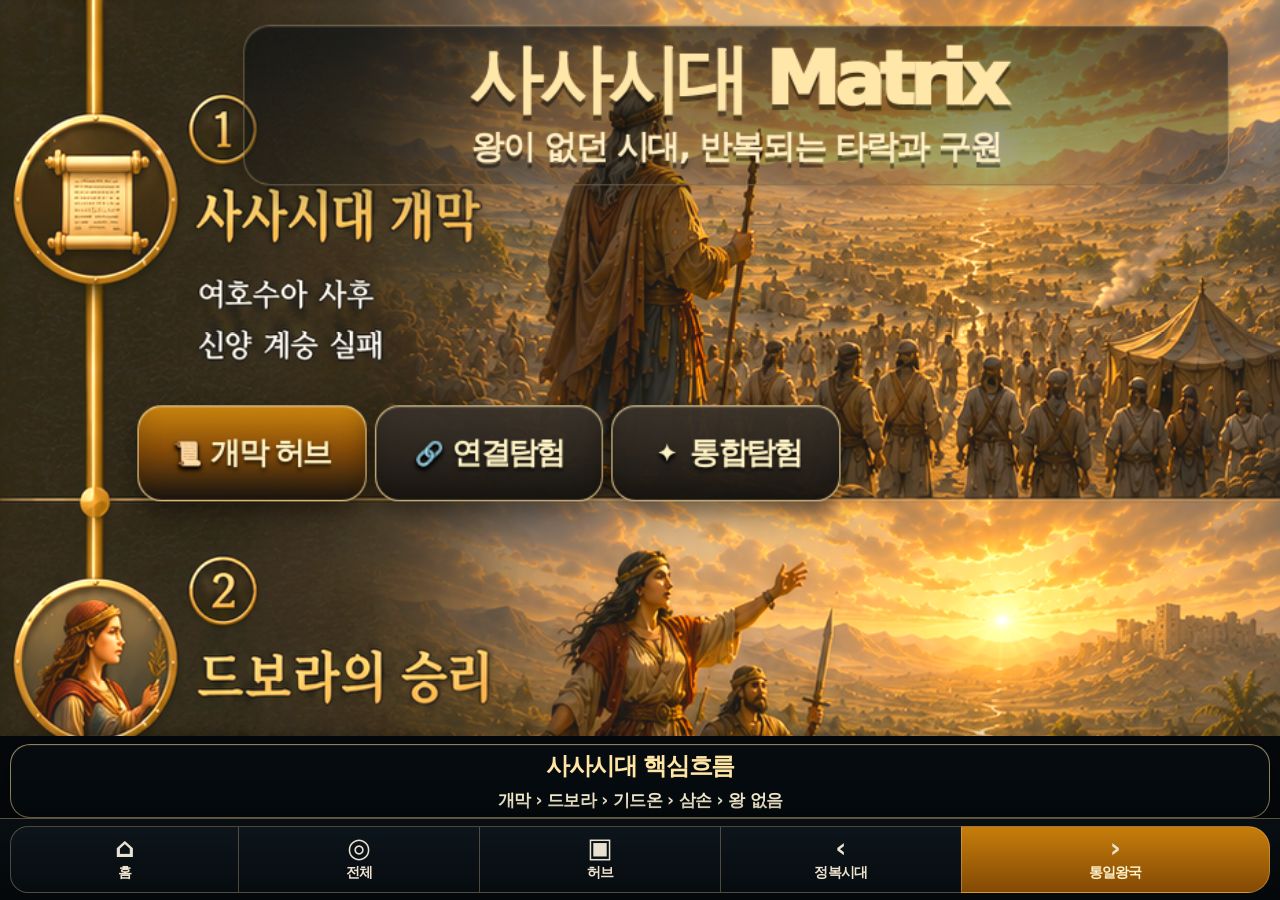
<file: index.html>
<!DOCTYPE html>
<html lang="ko">
<head>
  <meta charset="UTF-8" />
  <meta name="viewport" content="width=device-width, initial-scale=1.0, maximum-scale=1.0, user-scalable=no" />
  <meta name="theme-color" content="#081016" />
  <meta name="description" content="CEN Bible 사사시대 Matrix" />
  <meta property="og:title" content="CEN Bible 사사시대 Matrix" />
  <meta property="og:description" content="사사시대 개막부터 왕이 없던 시대까지 사사시대 핵심사건 Matrix" />
  <meta property="og:image" content="assets/judges-bg.png" />
  <title>CEN Bible 사사시대 Matrix</title>
  <link rel="manifest" href="manifest.json" />
  <link rel="stylesheet" href="style.css" />
</head>
<body>
  <div id="app">
    <main id="viewport" class="viewport" aria-label="사사시대 매트릭스 화면">
      <section id="canvas" class="canvas">
        <img class="matrix-bg" src="assets/judges-bg.png" alt="사사시대 매트릭스 배경" draggable="false" />
        <div class="matrix-title" aria-label="사사시대 매트릭스 제목">
          <h1>사사시대 Matrix</h1>
          <p>왕이 없던 시대, 반복되는 타락과 구원</p>
        </div>


        <div class="button-set row-1" data-event="사사시대 개막">
          <a class="hub-button" href="hubs/index.html?hub=opening" data-kind="hub"><span>📜</span><b>개막 허브</b></a>
          <button data-kind="link"><span>🔗</span><b>연결탐험</b></button>
          <button data-kind="integrated"><span>✦</span><b>통합탐험</b></button>
        </div>
        <div class="button-set row-2" data-event="드보라의 승리">
          <a class="hub-button" href="hubs/index.html?hub=deborah" data-kind="hub"><span>⚔️</span><b>드보라 허브</b></a>
          <button data-kind="link"><span>🔗</span><b>연결탐험</b></button>
          <button data-kind="integrated"><span>✦</span><b>통합탐험</b></button>
        </div>
        <div class="button-set row-3" data-event="기드온의 300용사">
          <a class="hub-button" href="hubs/index.html?hub=gideon" data-kind="hub"><span>📯</span><b>기드온 허브</b></a>
          <button data-kind="link"><span>🔗</span><b>연결탐험</b></button>
          <button data-kind="integrated"><span>✦</span><b>통합탐험</b></button>
        </div>
        <div class="button-set row-4" data-event="삼손의 최후">
          <a class="hub-button" href="hubs/index.html?hub=samson" data-kind="hub"><span>🦁</span><b>삼손 허브</b></a>
          <button data-kind="link"><span>🔗</span><b>연결탐험</b></button>
          <button data-kind="integrated"><span>✦</span><b>통합탐험</b></button>
        </div>
        <div class="button-set row-5" data-event="왕이 없던 시대">
          <a class="hub-button" href="hubs/index.html?hub=no-king" data-kind="hub"><span>👑</span><b>왕 없음 허브</b></a>
          <button data-kind="link"><span>🔗</span><b>연결탐험</b></button>
          <button data-kind="integrated"><span>✦</span><b>통합탐험</b></button>
        </div>
      </section>
    </main>

    <aside class="flow-dock" aria-label="사사시대 핵심흐름">
      <strong>사사시대 핵심흐름</strong>
      <span>개막 › 드보라 › 기드온 › 삼손 › 왕 없음</span>
    </aside>

    <nav class="footer" aria-label="하단 메뉴">
      <button type="button" data-footer="home"><span>⌂</span><b>홈</b></button>
      <button type="button" data-footer="all"><span>◎</span><b>전체</b></button>
      <button type="button" data-footer="hub"><span>▣</span><b>허브</b></button>
      <button type="button" data-footer="prev"><span>‹</span><b>정복시대</b></button>
      <button type="button" data-footer="next" class="next"><span>›</span><b>통일왕국</b></button>
    </nav>
  </div>

  <dialog id="infoDialog" class="dialog">
    <div class="dialog-card">
      <h2 id="dialogTitle">사사시대</h2>
      <p id="dialogText">사사시대 탐험창입니다.</p>
      <div class="dialog-actions"><button id="closeDialog" type="button">닫기</button></div>
    </div>
  </dialog>


  <div id="hubListModal" class="hub-list-modal" aria-hidden="true">
    <div class="hub-list-panel" role="dialog" aria-modal="true" aria-label="사사시대 허브 목록">
      <button type="button" class="hub-list-close" id="hubListClose">×</button>
      <h2>사사시대 허브 목록</h2>
      <div class="hub-list-grid">
        <a href="hubs/index.html?hub=opening"><span>📜</span><b>사사시대 개막 허브</b><small>신앙 계승 실패</small></a>
        <a href="hubs/index.html?hub=deborah"><span>⚔️</span><b>드보라의 승리 허브</b><small>기손강 전투</small></a>
        <a href="hubs/index.html?hub=gideon"><span>📯</span><b>기드온의 300용사 허브</b><small>300용사의 승리</small></a>
        <a href="hubs/index.html?hub=samson"><span>🦁</span><b>삼손의 최후 허브</b><small>불완전한 구원자</small></a>
        <a href="hubs/index.html?hub=no-king"><span>👑</span><b>왕이 없던 시대 허브</b><small>각기 자기 소견에 옳은 대로</small></a>
      </div>
    </div>
  </div>

  <script src="script.js"></script>
</body>
</html>
</file>
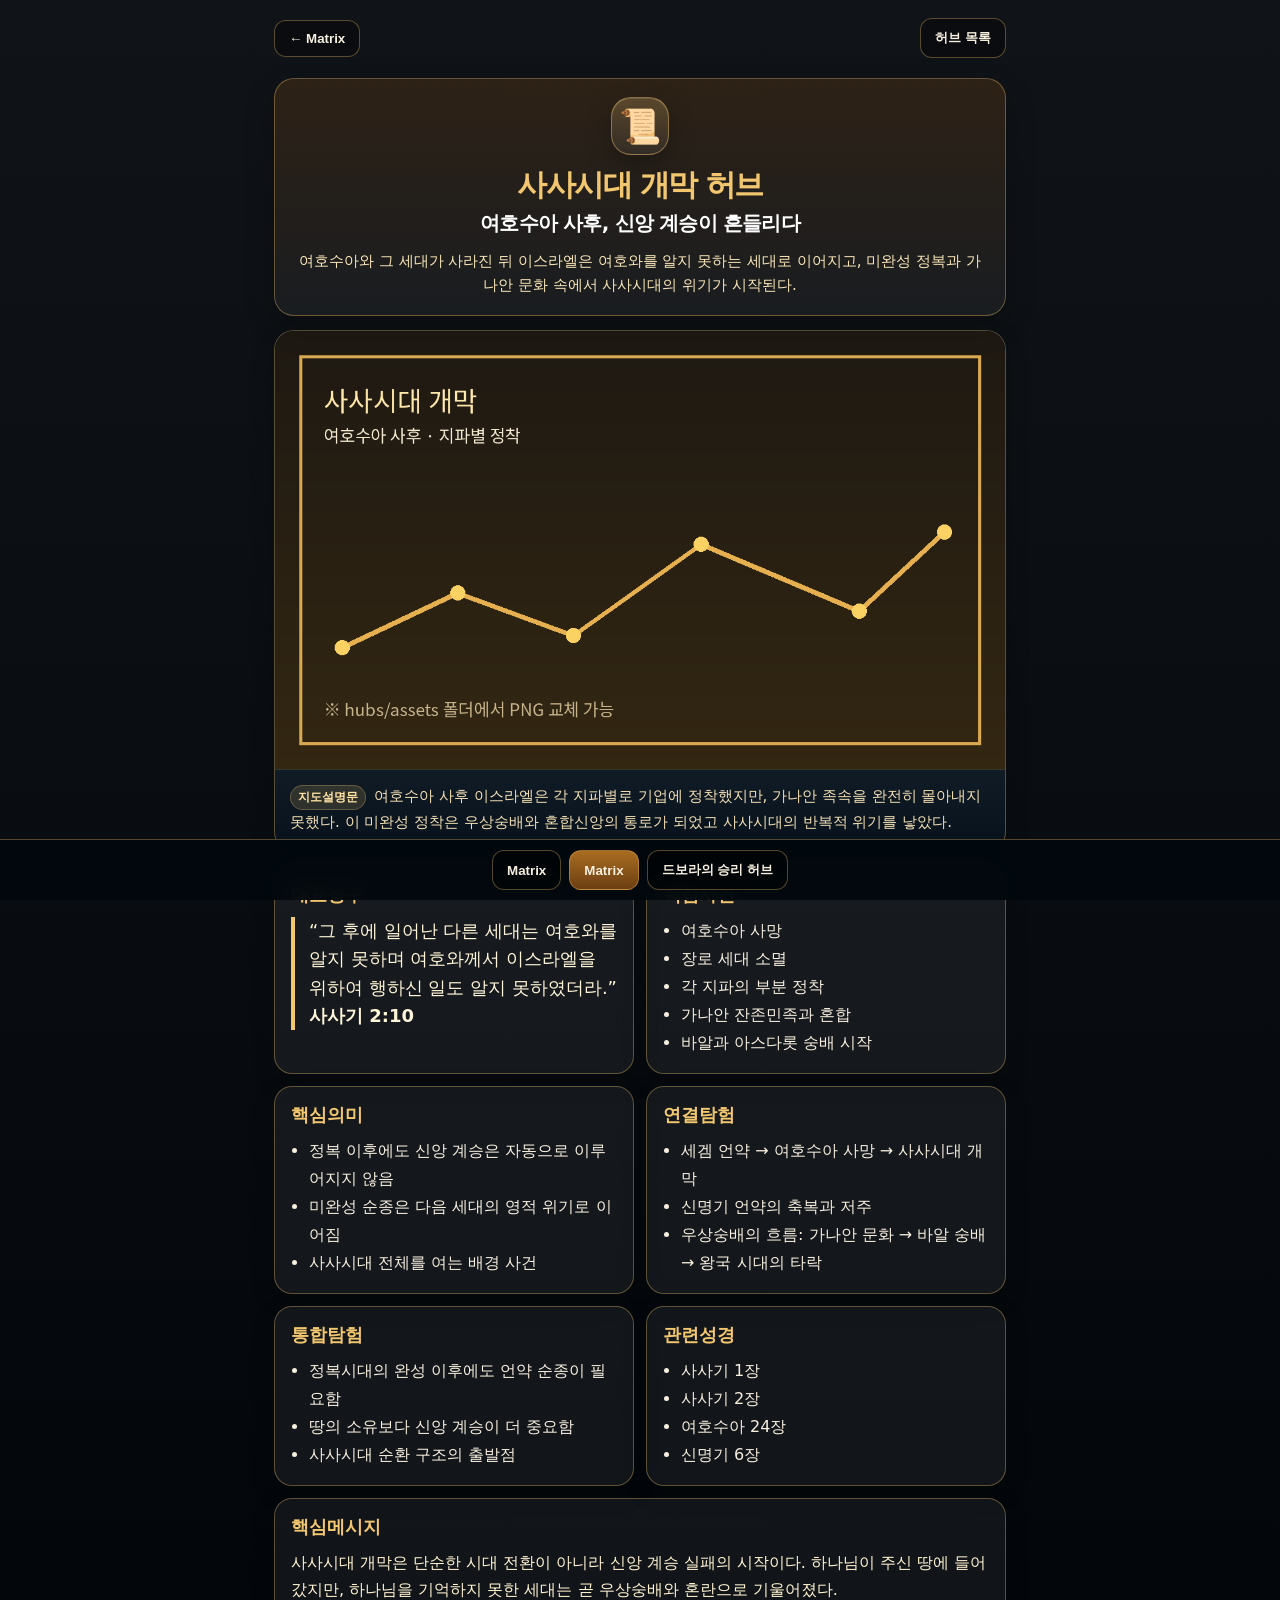
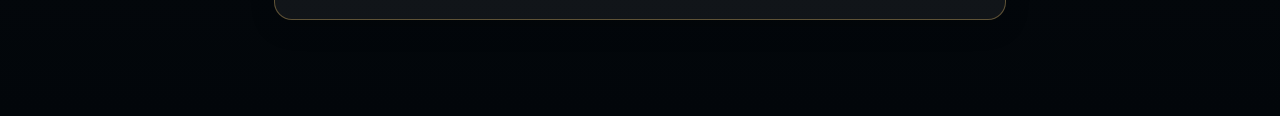
<file: hubs/index.html>
<!doctype html>
<html lang="ko">
<head>
<meta charset="utf-8"/>
<meta name="viewport" content="width=device-width,initial-scale=1,maximum-scale=1,user-scalable=no,viewport-fit=cover"/>
<title>사사시대 허브</title>
<link rel="stylesheet" href="style.css"/>
</head>
<body>
<div class="wrap">
  <header class="top">
    <button onclick="location.href='../index.html'">← Matrix</button>
    <button onclick="openList()">허브 목록</button>
  </header>

  <section class="head">
    <div class="hubSymbol" id="hubIcon"></div>
    <h1 id="title"></h1>
    <div class="sub" id="subtitle"></div>
    <div class="theme" id="theme"></div>
  </section>

  <section class="mapCard mapFirst">
    <img id="map" alt="허브 지도"/>
    <div class="mapText" id="mapText"></div>
  </section>

  <section class="grid">
    <article class="card"><h2>대표성구</h2><div class="verse" id="verse"></div></article>
    <article class="card"><h2>핵심사건</h2><ul id="events"></ul></article>
    <article class="card"><h2>핵심의미</h2><ul id="meaning"></ul></article>
    <article class="card"><h2>연결탐험</h2><ul id="connections"></ul></article>
    <article class="card"><h2>통합탐험</h2><ul id="integrated"></ul></article>
    <article class="card"><h2>관련성경</h2><ul id="refs"></ul></article>
    <article class="card message"><h2>핵심메시지</h2><p id="message"></p></article>
  </section>

  <section class="nextEraCard" id="nextEraCard" style="display:none">
    <div class="nextEraText">
      <strong id="nextEraTitle">다음 시대</strong>
      <span id="nextEraDesc"></span>
    </div>
    <button id="nextEraBtn">통일왕국 매트릭스</button>
  </section>
</div>

<nav class="bottom">
  <button id="prevBtn">이전</button>
  <button id="matrixBtn" onclick="location.href='../index.html'">Matrix</button>
  <button id="nextBtn">다음</button>
</nav>

<div class="listModal" id="listModal" aria-modal="true" role="dialog">
  <div class="listPanel">
    <button class="listClose" onclick="closeList()">×</button>
    <h2>사사시대 허브 목록</h2>
    <div class="hubList" id="hubList"></div>
  </div>
</div>

<script src="js/app.js"></script>
</body>
</html>
</file>
<file: style.css>
:root {
  --bg: #061017;
  --panel: rgba(10, 16, 20, 0.88);
  --gold: #c98917;
  --gold-2: #f4c46b;
  --gold-3: #ffe7aa;
  --line: rgba(245, 201, 108, 0.55);
  --footer-h: 82px;
  --flow-h: 82px;
}

* { box-sizing: border-box; -webkit-tap-highlight-color: transparent; }
html, body { margin: 0; width: 100%; height: 100%; overflow: hidden; background: var(--bg); color: #fff4cf; font-family: system-ui, -apple-system, BlinkMacSystemFont, "Segoe UI", sans-serif; }
button { font-family: inherit; }
a { color: inherit; text-decoration: none; font-family: inherit; }
#app { width: 100vw; height: 100dvh; overflow: hidden; position: relative; background: radial-gradient(circle at top, #13202a 0, #06090c 68%); }

.viewport { position: fixed; top: 0; left: 0; right: 0; bottom: calc(var(--footer-h) + var(--flow-h)); overflow: hidden; touch-action: none; cursor: grab; background: #05090c; }
.viewport.dragging { cursor: grabbing; }
.canvas { position: absolute; left: 0; top: 0; width: 932px; height: 1688px; transform-origin: 0 0; will-change: transform; user-select: none; }
.matrix-bg { position: absolute; inset: 0; width: 100%; height: 100%; object-fit: contain; display: block; pointer-events: none; user-select: none; }

.matrix-title { display:block; position: absolute; left: 19%; right: 4%; top: 18px; z-index: 13; text-align: center; pointer-events: none; padding: 12px 10px 13px; border-radius: 20px; background: linear-gradient(180deg, rgba(8,14,18,.64), rgba(8,14,18,.32)); border: 1px solid rgba(255,226,157,.30); box-shadow: 0 8px 26px rgba(0,0,0,.28), inset 0 1px 0 rgba(255,255,255,.08); text-shadow: 0 4px 0 rgba(0,0,0,.44), 0 0 20px rgba(230,154,33,.25); }
.matrix-title h1 { margin: 0; font-size: 54px; line-height: 1; letter-spacing: -0.07em; color: var(--gold-3); font-weight: 950; }
.matrix-title p { margin: 9px 0 0; font-size: 24px; line-height: 1.12; color: #fff0c5; font-weight: 900; letter-spacing: -0.05em; }


.button-set { position: absolute; left: 10.7%; width: 55%; display: grid; grid-template-columns: 1fr 1fr 1fr; gap: 6px; z-index: 12; }
.button-set button, .button-set a.hub-button { min-height: 70px; padding: 7px 8px; font-size: 22px; border: 1.5px solid rgba(255,226,157,.78); border-radius: 18px; background: linear-gradient(180deg, rgba(211,137,14,.96) 0%, rgba(135,76,8,.96) 48%, rgba(29,23,17,.94) 100%); box-shadow: 0 8px 18px rgba(0,0,0,.45), inset 0 1px 0 rgba(255,255,255,.18), inset 0 -10px 18px rgba(0,0,0,.18); color: #fff3c4; font-size: 22px; font-weight: 950; letter-spacing: -.075em; text-shadow: 0 2px 3px rgba(0,0,0,.75); white-space: nowrap; display: flex; align-items: center; justify-content: center; gap: 7px; }
.button-set button span, .button-set a.hub-button span { display: inline-flex; align-items: center; justify-content: center; flex: 0 0 auto; width: 21px; height: 21px; font-size: 17px; filter: drop-shadow(0 1px 1px #000); }
.button-set button b, .button-set a.hub-button b { overflow: hidden; text-overflow: ellipsis; }
.button-set button[data-kind="link"], .button-set button[data-kind="integrated"] { background: linear-gradient(180deg, rgba(60,52,43,.96), rgba(27,24,20,.96)); }
.button-set button:active, .button-set a.hub-button:active { transform: translateY(1px); filter: brightness(1.12); }
.row-1 { top: 17.5%; }
.row-2 { top: 37.4%; }
.row-3 { top: 57.3%; }
.row-4 { top: 77.2%; }
.row-5 { top: 94.7%; }

.flow-dock { position: fixed; left: 10px; right: 10px; bottom: var(--footer-h); height: calc(var(--flow-h) - 8px); border: 1.5px solid rgba(255,226,157,.55); border-radius: 20px; background: rgba(6,12,16,.94); box-shadow: 0 -4px 22px rgba(0,0,0,.45), inset 0 1px 0 rgba(255,255,255,.06); display: flex; flex-direction: column; align-items: center; justify-content: center; z-index: 54; text-align: center; }
.flow-dock strong { font-size: 24px; color: #ffe6a4; letter-spacing: -.06em; }
.flow-dock span { margin-top: 7px; font-size: 17px; color: #fff5d6; font-weight: 850; letter-spacing: -.04em; }

.footer { position: fixed; left: 0; right: 0; bottom: 0; height: var(--footer-h); z-index: 55; display: grid; grid-template-columns: .9fr .95fr .95fr .95fr 1.22fr; gap: 0; padding: 7px 10px calc(7px + env(safe-area-inset-bottom)); background: linear-gradient(180deg, rgba(9,15,19,.86), rgba(4,8,10,.98)); border-top: 1px solid rgba(255,226,157,.34); box-shadow: 0 -8px 24px rgba(0,0,0,.45); }
.footer button { border: 1px solid rgba(255,226,157,.28); border-right: 0; background: linear-gradient(180deg, rgba(13,22,28,.96), rgba(7,12,16,.98)); color: #eee3cf; font-weight: 900; font-size: 14px; display: flex; flex-direction: column; align-items: center; justify-content: center; gap: 5px; min-width: 0; }
.footer button:first-child { border-radius: 18px 0 0 18px; }
.footer button:last-child { border-right: 1px solid rgba(255,226,157,.28); border-radius: 0 22px 22px 0; }
.footer button span { font-size: 27px; line-height: .85; color: #e9e2d1; }
.footer button b { font-size: 14px; letter-spacing: -.06em; }
.footer button.next { background: linear-gradient(180deg, rgba(202,128,11,.98), rgba(134,75,5,.98)); color: #fff0c7; }

.dialog { width: min(88vw, 420px); border: 0; padding: 0; border-radius: 18px; background: transparent; color: #fff4cf; }
.dialog::backdrop { background: rgba(0,0,0,.58); backdrop-filter: blur(2px); }
.dialog-card { border: 1px solid rgba(255,222,148,.58); border-radius: 18px; background: linear-gradient(180deg, rgba(37,24,10,.98), rgba(13,8,4,.98)); box-shadow: 0 18px 50px rgba(0,0,0,.55); padding: 18px; }
.dialog-card h2 { margin: 0 0 10px; color: var(--gold-3); font-size: 20px; }
.dialog-card p { margin: 0; line-height: 1.55; font-size: 14px; color: rgba(255,244,207,.86); }
.dialog-actions { display: flex; justify-content: flex-end; margin-top: 16px; }
.dialog-actions button { min-width: 88px; height: 38px; border-radius: 12px; border: 1px solid var(--line); background: rgba(52,35,16,.96); color: var(--gold-3); font-weight: 800; }

@media (max-width: 430px) {
  :root { --footer-h: 78px; --flow-h: 72px; }
  .button-set { left: 10.7%; width: 55%; gap: 4px; }
  .button-set button, .button-set a.hub-button { min-height: 56px; padding: 6px 4px; border-radius: 15px; font-size: 16.5px; gap: 3px; letter-spacing: -.085em; }
  .button-set button span, .button-set a.hub-button span { width: 17px; height: 17px; font-size: 14px; }
  .matrix-title { left: 18%; right: 3%; top: 11px; padding: 8px 8px 9px; border-radius: 15px; }
  .matrix-title h1 { font-size: 31px; }
  .matrix-title p { margin-top: 5px; font-size: 14px; }
  .flow-dock { left: 8px; right: 8px; height: calc(var(--flow-h) - 7px); border-radius: 16px; }
  .flow-dock strong { font-size: 19px; }
  .flow-dock span { font-size: 13px; margin-top: 5px; }
  .footer button span { font-size: 22px; }
  .footer button b { font-size: 12px; }
}


/* Hub list modal from footer */
.hub-list-modal{
  position: fixed;
  inset: 0;
  z-index: 80;
  display: none;
  align-items: center;
  justify-content: center;
  padding: 22px;
  background: rgba(0,0,0,.62);
  backdrop-filter: blur(4px);
}
.hub-list-modal.show{ display:flex; }
.hub-list-panel{
  width: min(720px, 94vw);
  max-height: min(760px, 82vh);
  overflow: auto;
  border-radius: 28px;
  border: 1px solid rgba(255,220,145,.46);
  background: linear-gradient(180deg, rgba(14,19,21,.96), rgba(5,8,10,.98));
  box-shadow: 0 28px 80px rgba(0,0,0,.55), inset 0 1px 0 rgba(255,255,255,.08);
  padding: 26px 22px 24px;
  color: #fff4cf;
}
.hub-list-panel h2{
  margin: 0 44px 20px 0;
  font-size: clamp(26px, 5.6vw, 42px);
  letter-spacing: -0.055em;
  color: var(--gold-3);
}
.hub-list-close{
  position: absolute;
  transform: translate(calc(min(720px, 94vw) - 74px), -8px);
  width: 46px;
  height: 46px;
  border-radius: 999px;
  border: 1px solid rgba(255,220,145,.5);
  background: rgba(255,255,255,.08);
  color: #fff4cf;
  font-size: 30px;
  font-weight: 900;
}
.hub-list-grid{
  display: grid;
  gap: 12px;
}
.hub-list-grid a{
  display: grid;
  grid-template-columns: 50px 1fr;
  grid-template-rows: auto auto;
  column-gap: 12px;
  align-items: center;
  text-decoration: none;
  color: #fff4cf;
  border: 1px solid rgba(255,220,145,.35);
  border-radius: 18px;
  padding: 14px 15px;
  background: linear-gradient(90deg, rgba(200,119,0,.22), rgba(255,255,255,.055));
}
.hub-list-grid a span{
  grid-row: 1 / 3;
  width: 44px;
  height: 44px;
  display: grid;
  place-items: center;
  border-radius: 50%;
  background: rgba(215,139,18,.20);
  border: 1px solid rgba(255,220,145,.35);
  font-size: 24px;
}
.hub-list-grid a b{
  font-size: clamp(19px, 4.6vw, 28px);
  line-height: 1.12;
  letter-spacing: -0.055em;
}
.hub-list-grid a small{
  margin-top: 5px;
  font-size: clamp(13px, 3.2vw, 17px);
  color: rgba(255,244,207,.78);
  line-height: 1.25;
}
</file>
<file: hubs/style.css>
:root{--gold:#f2c76f;--gold2:#ffe4a0;--line:rgba(242,199,111,.34);--bg:#071017}*{box-sizing:border-box;-webkit-tap-highlight-color:transparent}html,body{margin:0;min-height:100%;background:linear-gradient(#101317,#02060a);color:#f7efe0;font-family:system-ui,-apple-system,"Noto Sans KR","Apple SD Gothic Neo",sans-serif}body{padding-bottom:env(safe-area-inset-bottom)}.wrap{max-width:760px;margin:0 auto;padding:18px 14px 96px}.top{display:flex;justify-content:space-between;gap:10px;align-items:center}.top button,.bottom button{border:1px solid var(--line);background:rgba(0,0,0,.35);color:#f7efe0;padding:10px 14px;border-radius:12px;font-weight:900}.head{position:relative;text-align:center;margin:20px 0 14px;padding:18px;border:1px solid var(--line);border-radius:20px;background:linear-gradient(180deg,rgba(126,75,22,.28),rgba(255,255,255,.05));box-shadow:0 10px 30px rgba(0,0,0,.22)}.hubSymbol{width:58px;height:58px;margin:0 auto 10px;border-radius:20px;display:flex;align-items:center;justify-content:center;font-size:34px;background:linear-gradient(180deg,rgba(242,199,111,.23),rgba(255,255,255,.055));border:1px solid rgba(242,199,111,.42);box-shadow:0 10px 26px rgba(0,0,0,.26), inset 0 1px 0 rgba(255,255,255,.12)}h1{color:var(--gold);font-size:30px;margin:0 0 4px;letter-spacing:-.05em}.sub{color:#fff;font-size:20px;font-weight:850;margin-bottom:12px;letter-spacing:-.04em}.theme{color:#f8e5b8;line-height:1.6;font-size:15px;font-weight:400}.mapCard{border:1px solid var(--line);border-radius:20px;overflow:hidden;background:#08131e;margin:14px 0;box-shadow:0 8px 24px rgba(0,0,0,.18)}.mapCard img{width:100%;display:block;min-height:180px;object-fit:cover;background:#0b1720;border-bottom:1px solid rgba(242,199,111,.18)}.mapText{padding:14px 15px 16px;color:#f2dfb4;font-weight:400;line-height:1.62;font-size:15px;background:linear-gradient(180deg,rgba(255,255,255,.035),rgba(0,0,0,.08))}.mapText::before{content:'지도설명문';display:inline-block;margin-right:8px;padding:2px 7px;border-radius:999px;background:rgba(242,199,111,.15);border:1px solid rgba(242,199,111,.28);font-size:12px;color:#ffe3a4;font-weight:650}.grid{display:grid;grid-template-columns:1fr 1fr;gap:12px}.card{border:1px solid var(--line);background:rgba(255,255,255,.06);border-radius:18px;padding:16px;box-shadow:0 8px 24px rgba(0,0,0,.18)}.card h2{font-size:18px;color:var(--gold);margin:0 0 10px}.verse{font-size:18px;line-height:1.58;border-left:4px solid var(--gold);padding-left:14px;color:#fff5d8}ul{margin:0;padding-left:18px;line-height:1.75}.message{grid-column:1/-1}.message p{margin:0;line-height:1.7;color:#fff3d2}.nextEraCard{margin:14px 0 4px;border:1px solid rgba(242,199,111,.45);border-radius:20px;padding:16px;background:linear-gradient(180deg,rgba(169,109,33,.28),rgba(255,255,255,.06));box-shadow:0 10px 28px rgba(0,0,0,.22);display:flex;gap:12px;align-items:center;justify-content:space-between}.nextEraText{line-height:1.45;color:#f8e5b8}.nextEraText strong{display:block;color:var(--gold);font-size:18px;margin-bottom:4px}.nextEraText span{font-size:14px}.nextEraCard button{border:1px solid rgba(242,199,111,.5);background:linear-gradient(180deg,#b97925,#704216);color:#fff7df;border-radius:14px;padding:12px 14px;font-weight:950;white-space:nowrap}.bottom button.next-era{background:linear-gradient(180deg,#b97925,#704216);color:#fff7df}
.bottom{position:fixed;left:0;right:0;bottom:0;background:rgba(2,8,13,.94);backdrop-filter:blur(10px);border-top:1px solid var(--line);padding:10px calc(10px + env(safe-area-inset-right)) calc(10px + env(safe-area-inset-bottom)) calc(10px + env(safe-area-inset-left));display:flex;gap:8px;justify-content:center;z-index:20}.bottom button:nth-child(2){background:linear-gradient(180deg,#a96d21,#6b3e13)}.listModal{position:fixed;inset:0;background:rgba(0,0,0,.58);display:none;align-items:flex-end;justify-content:center;z-index:50;padding:0 10px calc(86px + env(safe-area-inset-bottom));}.listModal.show{display:flex}.listPanel{width:100%;max-width:760px;background:linear-gradient(180deg,rgba(21,25,30,.98),rgba(5,9,13,.98));border:1px solid var(--line);border-radius:22px;padding:18px;box-shadow:0 -22px 50px rgba(0,0,0,.5);position:relative}.listPanel h2{margin:0 44px 14px 0;color:var(--gold);font-size:22px}.listClose{position:absolute;right:14px;top:12px;width:34px;height:34px;border-radius:50%;border:1px solid var(--line);background:rgba(255,255,255,.08);color:#fff;font-size:22px}.hubList{display:grid;gap:8px}.hubItem{width:100%;text-align:left;border:1px solid rgba(242,199,111,.28);background:rgba(255,255,255,.06);color:#f7efe0;border-radius:14px;padding:12px 14px;font-weight:900;display:flex;align-items:center;gap:11px}.hubItemIcon{width:38px;height:38px;flex:0 0 38px;border-radius:13px;display:flex;align-items:center;justify-content:center;font-size:22px;background:rgba(242,199,111,.12);border:1px solid rgba(242,199,111,.27)}.hubItemText{display:block;line-height:1.22}.hubItemText small{display:block;color:#f4d28b;font-weight:700;margin-top:3px}@media(max-width:720px){.nextEraCard{flex-direction:column;align-items:stretch;text-align:center}.nextEraCard button{width:100%;font-size:16px}.grid{grid-template-columns:1fr}h1{font-size:26px}.sub{font-size:18px}.wrap{padding-left:12px;padding-right:12px}}@media(max-width:430px){.hubSymbol{width:52px;height:52px;font-size:31px;border-radius:18px}.hubItemIcon{width:34px;height:34px;flex-basis:34px;font-size:20px}.verse{font-size:17px}}
</file>
